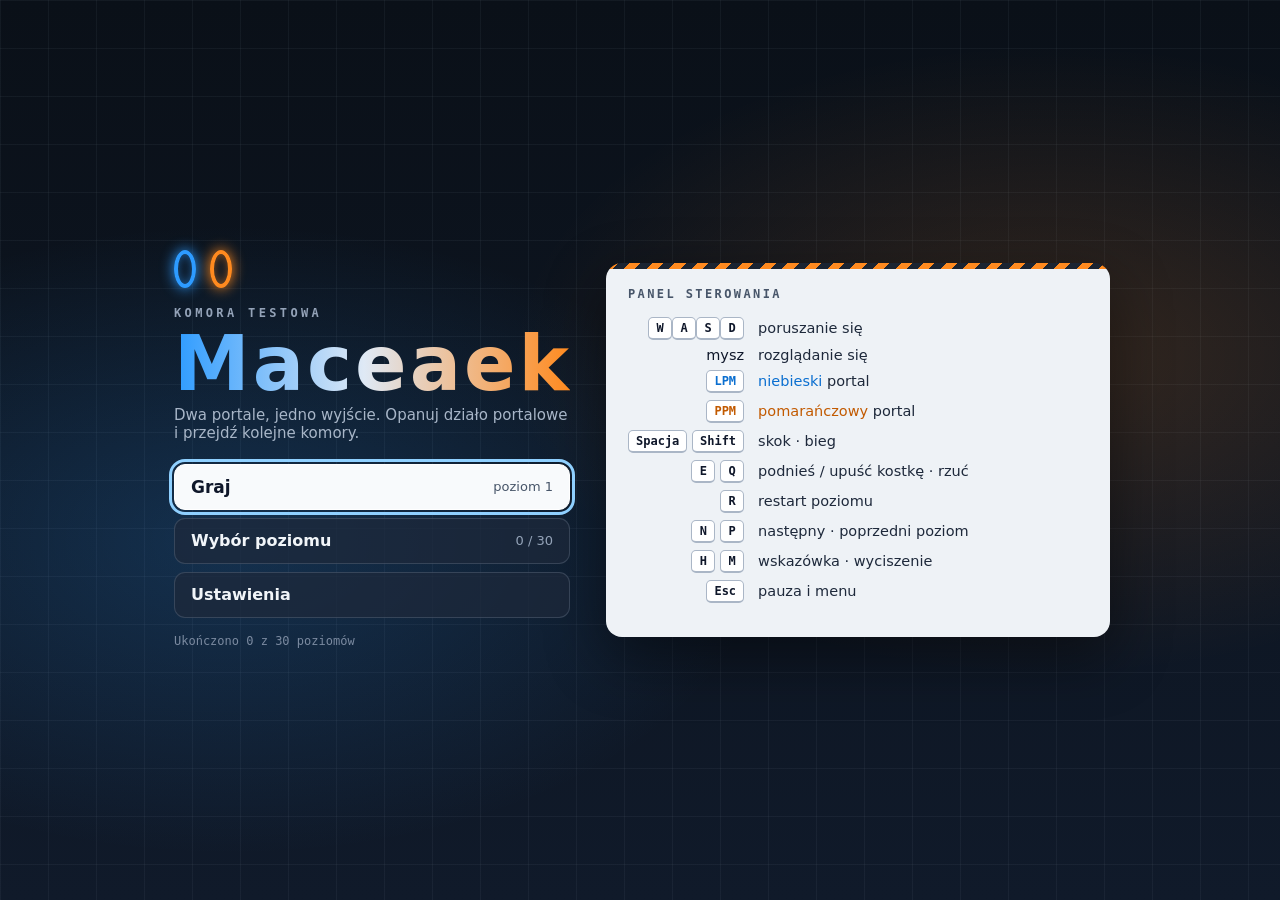
<file: index.html>
<!doctype html>
<html lang="pl">
<head>
<meta charset="utf-8">
<meta name="viewport" content="width=device-width, initial-scale=1">
<meta name="color-scheme" content="dark">
<title>Maceaek – Komora testowa</title>
<link rel="stylesheet" href="./ui.css?v=2">
</head>
<body data-screen="title" data-ingame="0">
<canvas id="c" aria-label="Widok gry"></canvas>

<!-- HUD: widoczny w trakcie gry; treść uzupełnia ui.js -->
<div id="hud">
  <div id="crosshair" data-state="idle" aria-hidden="true">
    <svg viewBox="-22 -22 44 44">
      <circle class="ring" r="19.5"/>
      <path class="blob blue"   id="blobBlue"   d="M -5.5 -15 A 16 16 0 0 0 -5.5 15 L -5.5 15 A 12 12 0 0 1 -5.5 -15 Z" fill="#2d9bff" stroke="none"/>
      <path class="blob orange" id="blobOrange" d="M 5.5 -15 A 16 16 0 0 1 5.5 15 L 5.5 15 A 12 12 0 0 0 5.5 -15 Z" fill="#ff8a1f" stroke="none"/>
      <path class="arc blue"   d="M -5.5 -15 A 16 16 0 0 0 -5.5 15"/>
      <path class="arc orange" d="M 5.5 -15 A 16 16 0 0 1 5.5 15"/>
      <circle class="dot" r="1.7"/>
    </svg>
  </div>
  <div id="prompt" data-state="none" role="status">
    <span data-p="pick"><kbd>E</kbd> Podnieś kostkę</span>
    <span data-p="held"><kbd>E</kbd> Upuść <i></i> <kbd>Q</kbd> Rzuć</span>
  </div>

  <div id="levelname"><small id="levelnum"></small><span id="levelnm"></span></div>
  <div id="stats" aria-label="Statystyki poziomu">
    <div id="statTime"><small>Czas</small><b>0:00</b></div>
    <div id="statDeaths"><small>Zgony</small><b>0</b></div>
  </div>
  <div id="timers" aria-label="Przyciski czasowe"></div>
  <div id="legend" aria-hidden="true">
    <span><kbd>WASD</kbd> ruch</span>
    <span><kbd>Spacja</kbd> skok</span>
    <span><kbd>Shift</kbd> bieg</span>
    <span class="b"><kbd>LPM</kbd> niebieski</span>
    <span class="o"><kbd>PPM</kbd> pomarańczowy</span>
    <span><kbd>E</kbd> kostka</span>
    <span><kbd>R</kbd> restart</span>
    <span><kbd>H</kbd> wskazówka</span>
    <span><kbd>Esc</kbd> pauza</span>
  </div>
  <div id="toasts" role="status" aria-live="polite"></div>
  <div id="flash"></div>
</div>

<!-- karta wstępna poziomu -->
<div id="intro" role="status" hidden>
  <div class="intro-tag"></div>
  <div class="intro-name"></div>
  <div class="intro-hint"></div>
</div>

<!-- ekrany pełnoekranowe (tytuł, pauza, wybór poziomu, ustawienia, ukończenie) – ui.js -->
<div id="screens" hidden></div>
<div id="notice" role="alert" hidden></div>

<!-- błąd krytyczny (brak WebGL itp.) – wypełnia go game.js lub ui.js -->
<div id="err" role="alert"></div>

<script type="module" src="./game.js"></script>
<script type="module" src="./ui.js"></script>
</body>
</html>
</file>
<file: ui.css>
/* Interfejs gry Maceaek: HUD, menu, ustawienia, ekrany. Styl „laboratorium testowe”. */
:root {
  --blue: #2d9bff;
  --orange: #ff8a1f;
  --green: #4ade80;
  --red: #ff6464;
  --ink: #f1f5f9;
  --muted: #94a3b8;
  --bg0: #070b12;
  --bg1: #0e1623;
  --panel: rgba(13, 20, 32, .94);
  --panel-2: rgba(30, 41, 59, .72);
  --line: rgba(148, 163, 184, .24);
  --paper: #eef2f6;
  --paper-ink: #0f172a;
  --focus: #8fd0ff;
  --mono: ui-monospace, "SF Mono", "Cascadia Mono", Menlo, Consolas, monospace;
  --sans: -apple-system, system-ui, "Segoe UI", Roboto, "Helvetica Neue", Arial, sans-serif;
}

*, *::before, *::after { box-sizing: border-box; }
[hidden] { display: none !important; }
html, body { margin: 0; height: 100%; overflow: hidden; background: #0b0f14; color: var(--ink); font-family: var(--sans); user-select: none; -webkit-user-select: none; }
canvas { display: block; width: 100vw; height: 100vh; }
button { font: inherit; color: inherit; }
kbd {
  display: inline-block; min-width: 24px; padding: 1px 7px; border-radius: 5px; text-align: center;
  background: rgba(30, 41, 59, .9); border: 1px solid #3b4a60; border-bottom-width: 2px;
  font: 600 12px/1.5 var(--mono); color: #e2e8f0;
}
.b { color: var(--blue); }
.o { color: var(--orange); }

:focus { outline: none; }
:focus-visible { outline: 3px solid var(--focus); outline-offset: 2px; border-radius: 8px; }

/* ------------------------------------------------------------------ HUD ---- */
#hud { position: fixed; inset: 0; pointer-events: none; display: none; }
body[data-ingame="1"] #hud { display: block; }
body:not([data-screen="play"]) #crosshair,
body:not([data-screen="play"]) #prompt,
body:not([data-screen="play"]) #legend { display: none; }

#crosshair { position: fixed; left: 50%; top: 50%; width: 46px; height: 46px; margin: -23px 0 0 -23px; }
#crosshair svg { width: 100%; height: 100%; overflow: visible; filter: drop-shadow(0 0 2px rgba(0, 0, 0, .75)); }
#crosshair .ring { fill: none; stroke: #fff; stroke-width: 1; opacity: 0; transition: opacity .15s, r .15s; }
#crosshair .arc { fill: none; stroke-width: 3; stroke-linecap: round; opacity: .8; transition: opacity .15s; }
#crosshair .arc.blue { stroke: var(--blue); }
#crosshair .arc.orange { stroke: var(--orange); }
#crosshair .blob { opacity: 0; transition: opacity .18s; }
#crosshair .blob.on { opacity: .95; }
#crosshair .dot { fill: #fff; opacity: .92; transition: r .12s; }
#crosshair[data-state="target"] .ring { opacity: .55; }
#crosshair[data-state="target"] .dot { r: 2.6; }
#crosshair[data-state="held"] .ring { opacity: .8; stroke: var(--green); stroke-dasharray: 3 4; }
#crosshair[data-state="held"] .dot { fill: var(--green); }
#crosshair.pulse0 svg { animation: pulse-b .45s ease-out; }
#crosshair.pulse1 svg { animation: pulse-o .45s ease-out; }
@keyframes pulse-b { 0% { transform: scale(1.35); filter: drop-shadow(0 0 7px var(--blue)); } 100% { transform: scale(1); } }
@keyframes pulse-o { 0% { transform: scale(1.35); filter: drop-shadow(0 0 7px var(--orange)); } 100% { transform: scale(1); } }

#prompt {
  position: fixed; left: 50%; top: calc(50% + 44px); transform: translateX(-50%);
  padding: 6px 14px; border-radius: 999px; font-size: 14px; white-space: nowrap;
  background: rgba(8, 13, 22, .72); border: 1px solid var(--line); text-shadow: 0 1px 2px #000;
  opacity: 0; transition: opacity .12s;
}
#prompt[data-state="pick"], #prompt[data-state="held"] { opacity: 1; }
#prompt span { display: none; }
#prompt[data-state="pick"] span[data-p="pick"], #prompt[data-state="held"] span[data-p="held"] { display: inline; }
#prompt i { display: inline-block; width: 1px; height: 14px; margin: 0 8px; vertical-align: -2px; background: var(--line); }

#levelname {
  position: fixed; left: 50%; top: 12px; transform: translateX(-50%); text-align: center;
  padding: 5px 18px 6px; border-radius: 12px; background: rgba(8, 13, 22, .55); border: 1px solid rgba(148, 163, 184, .14);
  font-weight: 700; font-size: 17px; line-height: 1.25; text-shadow: 0 1px 4px #000; max-width: 60vw;
}
#levelname small { display: block; font: 600 11px/1.3 var(--mono); letter-spacing: .14em; text-transform: uppercase; color: var(--muted); }
#levelname #levelnm { display: block; white-space: nowrap; overflow: hidden; text-overflow: ellipsis; }

#stats { position: fixed; left: 12px; top: 12px; display: flex; gap: 8px; }
#stats > div { padding: 5px 12px 6px; border-radius: 12px; background: rgba(8, 13, 22, .55); border: 1px solid rgba(148, 163, 184, .14); min-width: 64px; }
#stats small { display: block; font: 600 10px/1.3 var(--mono); letter-spacing: .14em; text-transform: uppercase; color: var(--muted); }
#stats b { font: 700 18px/1.25 var(--mono); font-variant-numeric: tabular-nums; text-shadow: 0 1px 3px #000; }
body[data-timer="0"] #stats { display: none; }

#timers { position: fixed; right: 12px; top: 12px; display: flex; flex-direction: column; gap: 6px; align-items: stretch; width: 168px; }
.tchip { padding: 6px 10px 7px; border-radius: 10px; background: rgba(8, 13, 22, .65); border: 1px solid rgba(148, 163, 184, .18); font: 600 11px/1.3 var(--mono); letter-spacing: .06em; text-transform: uppercase; }
.tchip span { display: flex; justify-content: space-between; color: var(--muted); }
.tchip span b { color: var(--ink); font-variant-numeric: tabular-nums; }
.tchip i { display: block; height: 4px; margin-top: 5px; border-radius: 2px; background: rgba(148, 163, 184, .22); overflow: hidden; }
.tchip i::after { content: ""; display: block; height: 100%; background: var(--green); transform-origin: 0 50%; transform: scaleX(var(--p, 1)); }
.tchip.low i::after { background: var(--orange); }
.tchip.low { animation: blink .6s steps(2) infinite; }
@keyframes blink { 50% { border-color: var(--orange); } }

#legend {
  position: fixed; left: 12px; bottom: 10px; max-width: min(560px, 64vw); display: flex; flex-wrap: wrap; gap: 4px 12px;
  padding: 6px 10px; border-radius: 10px; background: rgba(8, 13, 22, .55); border: 1px solid rgba(148, 163, 184, .12);
  font-size: 12px; color: #dbe4ee; opacity: .8; text-shadow: 0 1px 3px #000;
}
#legend kbd { min-width: 0; padding: 0 5px; font-size: 11px; background: rgba(15, 23, 42, .8); }
body[data-legend="0"] #legend { display: none; }

#toasts { position: fixed; left: 50%; bottom: 17%; transform: translateX(-50%); display: flex; flex-direction: column; gap: 6px; align-items: center; width: min(92vw, 640px); }
.toast {
  display: flex; align-items: center; gap: 10px; max-width: 100%; padding: 8px 16px 8px 10px; border-radius: 14px; line-height: 1.35; font-size: 15px;
  background: rgba(10, 15, 24, .86); border: 1px solid var(--line); text-shadow: 0 1px 2px #000;
  animation: toast-in .18s ease-out; transition: opacity .25s, transform .25s;
}
.toast.out { opacity: 0; transform: translateY(6px); }
.toast.bump { animation: toast-bump .2s ease-out; }
.toast .ico { flex: none; width: 24px; height: 24px; border-radius: 50%; display: grid; place-items: center; font: 800 14px/1 var(--mono); background: var(--blue); color: #06101c; }
.toast.warn { border-color: rgba(255, 138, 31, .55); }
.toast.warn .ico { background: var(--orange); }
.toast.success { border-color: rgba(74, 222, 128, .5); }
.toast.success .ico { background: var(--green); }
@keyframes toast-in { from { opacity: 0; transform: translateY(8px); } }
@keyframes toast-bump { 50% { transform: scale(1.04); } }

#flash { position: fixed; inset: 0; opacity: 0; }
#flash.death { animation: flash-red .7s ease-out; background: radial-gradient(ellipse at center, rgba(255, 60, 60, 0) 30%, rgba(255, 60, 60, .55)); }
#flash.win { animation: flash-green .8s ease-out; background: radial-gradient(ellipse at center, rgba(74, 222, 128, 0) 30%, rgba(74, 222, 128, .4)); }
@keyframes flash-red { 0% { opacity: 1; } 100% { opacity: 0; } }
@keyframes flash-green { 0% { opacity: 1; } 100% { opacity: 0; } }

/* karta wstępna poziomu */
#intro {
  position: fixed; left: 50%; top: 20%; transform: translateX(-50%); width: min(92vw, 560px); text-align: center; pointer-events: none;
  padding: 16px 24px 18px; border-radius: 16px; background: rgba(8, 13, 22, .8); border: 1px solid var(--line);
  border-top: 3px solid var(--blue); box-shadow: 0 10px 40px rgba(0, 0, 0, .45);
  animation: intro-in .35s ease-out both;
}
#intro.out { animation: intro-out .4s ease-in both; }
#intro .intro-tag { font: 700 12px/1.3 var(--mono); letter-spacing: .24em; text-transform: uppercase; color: var(--orange); }
#intro .intro-name { margin-top: 2px; font-size: clamp(24px, 5vw, 36px); font-weight: 800; letter-spacing: .01em; }
#intro .intro-hint { margin-top: 8px; color: #cbd5e1; font-size: 15px; line-height: 1.5; }
#intro .intro-hint:empty { display: none; }
@keyframes intro-in { from { opacity: 0; transform: translate(-50%, -10px); } }
@keyframes intro-out { to { opacity: 0; transform: translate(-50%, -10px); } }

#notice {
  position: fixed; left: 50%; bottom: 24px; transform: translateX(-50%); z-index: 30; max-width: min(92vw, 560px); text-align: center;
  padding: 10px 18px; border-radius: 12px; background: #3a1d12; border: 1px solid var(--orange); color: #ffe4cc; font-size: 14px;
}

/* ---------------------------------------------------------------- ekrany ---- */
#screens { position: fixed; inset: 0; z-index: 20; }
.screen {
  position: absolute; inset: 0; overflow-y: auto; display: grid; place-items: center; padding: 20px 16px;
  background: radial-gradient(ellipse at 50% 40%, rgba(15, 23, 42, .78), rgba(3, 6, 12, .93));
  animation: screen-in .16s ease-out both;
}
.screen.title, .screen.final {
  background:
    radial-gradient(ellipse 60% 50% at 18% 60%, rgba(45, 155, 255, .20), transparent 70%),
    radial-gradient(ellipse 60% 50% at 82% 40%, rgba(255, 138, 31, .17), transparent 70%),
    linear-gradient(rgba(148, 163, 184, .07) 1px, transparent 1px) 0 0 / 48px 48px,
    linear-gradient(90deg, rgba(148, 163, 184, .07) 1px, transparent 1px) 0 0 / 48px 48px,
    linear-gradient(180deg, #0a1018, #101a2a);
}
@keyframes screen-in { from { opacity: 0; } }

.panel {
  width: min(100%, 460px); border-radius: 16px; background: var(--panel); border: 1px solid var(--line);
  box-shadow: 0 24px 70px rgba(0, 0, 0, .55); overflow: hidden; margin: auto;
}
.panel.wide { width: min(100%, 880px); }
.panel-head { display: flex; align-items: center; gap: 12px; padding: 14px 20px 12px; border-bottom: 1px solid var(--line); background: linear-gradient(180deg, rgba(51, 65, 85, .35), transparent); }
.panel-head::before {
  content: ""; flex: none; width: 10px; align-self: stretch; border-radius: 3px;
  background: repeating-linear-gradient(-45deg, var(--orange) 0 5px, #1b2432 5px 10px);
}
.panel-head > div { flex: 1; min-width: 0; }
.panel-head .tag { font: 700 11px/1.4 var(--mono); letter-spacing: .2em; text-transform: uppercase; color: var(--muted); }
.panel-head h2 { margin: 0; font-size: 22px; line-height: 1.25; font-weight: 800; overflow-wrap: anywhere; }
.panel-body { padding: 16px 20px 20px; }
.panel-foot { padding: 10px 20px 14px; border-top: 1px solid var(--line); color: var(--muted); font-size: 12.5px; display: flex; flex-wrap: wrap; gap: 4px 14px; }
.panel-foot kbd { font-size: 11px; }

/* przyciski */
.menu { display: flex; flex-direction: column; gap: 8px; margin: 0; padding: 0; }
.btn {
  all: unset; box-sizing: border-box; cursor: pointer; display: flex; align-items: center; gap: 10px; min-height: 46px; padding: 10px 16px;
  border-radius: 11px; background: var(--panel-2); border: 1px solid var(--line); font-weight: 650; font-size: 16px; color: var(--ink);
  transition: background .12s, border-color .12s, transform .08s;
}
.btn:hover { background: rgba(51, 65, 85, .85); border-color: #526178; }
.btn:active { transform: translateY(1px); }
.btn:focus-visible { outline: 3px solid var(--focus); outline-offset: 2px; border-radius: 11px; background: rgba(51, 65, 85, .95); }
.btn .sub { margin-left: auto; font-weight: 500; font-size: 13px; color: var(--muted); }
.btn.primary { background: #f8fafc; color: var(--paper-ink); border-color: #fff; font-weight: 800; font-size: 17px; }
.btn.primary:hover { background: #e0efff; }
.btn.primary .sub { color: #475569; }
.btn[disabled], .btn[aria-disabled="true"] { opacity: .45; cursor: not-allowed; }
.btn.ghost { background: transparent; }
.row-btns { display: flex; flex-wrap: wrap; gap: 8px; margin-top: 14px; }
.row-btns .btn { flex: 1 1 140px; justify-content: center; }

/* ekran tytułowy */
.title-wrap { width: min(100%, 940px); margin: auto; display: grid; grid-template-columns: minmax(280px, 400px) minmax(260px, 1fr); gap: 36px; align-items: center; }
.logo { position: relative; padding-left: 4px; }
.logo .kicker { font: 700 12px/1.3 var(--mono); letter-spacing: .28em; text-transform: uppercase; color: var(--muted); }
.logo h1 {
  margin: 4px 0 4px; font-size: clamp(44px, 9vw, 76px); line-height: 1; letter-spacing: .04em; font-weight: 900;
  background: linear-gradient(90deg, var(--blue) 0%, #dfe9f5 48%, var(--orange) 100%); -webkit-background-clip: text; background-clip: text; color: transparent;
}
.logo .tagline { margin: 0 0 22px; color: #a8b6c8; font-size: 15px; }
.portal-pair { display: flex; gap: 14px; margin: 0 0 18px; }
.portal-pair i { width: 22px; height: 38px; border-radius: 50%; border: 4px solid; animation: glow 3.2s ease-in-out infinite; }
.portal-pair i:first-child { border-color: var(--blue); box-shadow: 0 0 14px var(--blue), inset 0 0 10px rgba(45, 155, 255, .5); }
.portal-pair i:last-child { border-color: var(--orange); box-shadow: 0 0 14px var(--orange), inset 0 0 10px rgba(255, 138, 31, .5); animation-delay: -1.6s; }
@keyframes glow { 50% { opacity: .55; } }
.title-meta { margin-top: 14px; font: 12px/1.5 var(--mono); color: #7b8aa0; }
.paper {
  background: var(--paper); color: var(--paper-ink); border-radius: 16px; padding: 18px 22px 20px; box-shadow: 0 20px 60px rgba(0, 0, 0, .45);
  background-image: repeating-linear-gradient(-45deg, var(--orange) 0 8px, #1b2432 8px 16px); background-size: 100% 6px; background-repeat: no-repeat;
}
.paper h3 { margin: 6px 0 10px; font: 800 12px/1.3 var(--mono); letter-spacing: .2em; text-transform: uppercase; color: #475569; }
.paper kbd { background: #fff; border-color: #aab6c6; color: #0f172a; }
.legend-grid { display: grid; grid-template-columns: auto 1fr; gap: 7px 14px; align-items: center; font-size: 14.5px; }
.legend-grid dt { text-align: right; white-space: nowrap; margin: 0; }
.legend-grid dd { margin: 0; color: #1e293b; }
.paper .b { color: #0b6fd0; } .paper .o { color: #c25a00; }

/* wybór poziomu */
.levels-body { padding: 14px 16px 16px; max-height: calc(100vh - 210px); max-height: calc(100dvh - 210px); min-height: 160px; overflow-y: auto; overscroll-behavior: contain; scroll-padding: 8px; }
.levels-grid { display: grid; grid-template-columns: repeat(auto-fill, minmax(168px, 1fr)); gap: 10px; margin: 0; padding: 0; list-style: none; }
.lv {
  all: unset; box-sizing: border-box; cursor: pointer; position: relative; display: block; width: 100%; padding: 10px 12px 9px; border-radius: 12px; min-height: 92px;
  background: var(--panel-2); border: 1px solid var(--line); transition: background .12s, border-color .12s, transform .08s;
}
.lv:hover { background: rgba(51, 65, 85, .85); border-color: #526178; transform: translateY(-1px); }
.lv:focus-visible { outline: 3px solid var(--focus); outline-offset: 2px; border-radius: 12px; }
.lv .n { font: 800 22px/1.1 var(--mono); }
.lv .nm { display: block; margin-top: 2px; font-size: 13.5px; line-height: 1.25; color: #cbd5e1; min-height: 2.5em; overflow-wrap: anywhere; }
.lv .meta { display: flex; justify-content: space-between; align-items: center; margin-top: 6px; font: 600 11.5px/1.2 var(--mono); color: var(--muted); }
.lv .pips { display: inline-flex; gap: 2px; }
.lv .pips i { width: 6px; height: 6px; border-radius: 50%; background: #3b4a60; }
.lv .pips i.on { background: var(--orange); }
.lv.cur { border-color: #f8fafc; box-shadow: inset 0 0 0 1px #f8fafc; }
.lv.done .n::after { content: ""; display: inline-block; width: 16px; height: 9px; margin-left: 9px; border-left: 3px solid var(--green); border-bottom: 3px solid var(--green); transform: rotate(-45deg) translateY(-4px); }
.lv.done { border-color: rgba(74, 222, 128, .38); }
.lv.cur.done { border-color: #f8fafc; }
.lv .curtag { position: absolute; right: 10px; top: 10px; font: 700 10px/1 var(--mono); letter-spacing: .12em; color: #06101c; background: #f8fafc; border-radius: 4px; padding: 3px 5px; }

/* ustawienia */
.settings-body { max-height: calc(100vh - 200px); max-height: calc(100dvh - 200px); overflow-y: auto; overscroll-behavior: contain; padding: 6px 20px 8px; }
.sgroup { margin: 14px 0 4px; font: 700 11px/1.3 var(--mono); letter-spacing: .2em; text-transform: uppercase; color: var(--orange); }
.srow { display: grid; grid-template-columns: minmax(120px, 1fr) minmax(130px, 1.3fr) 56px; gap: 12px; align-items: center; min-height: 44px; padding: 4px 0; border-bottom: 1px solid rgba(148, 163, 184, .1); }
.srow label, .srow .lbl { font-size: 15px; }
.srow .val { font: 600 13px/1 var(--mono); text-align: right; color: #cbd5e1; font-variant-numeric: tabular-nums; }
.srow.toggle { grid-template-columns: 1fr auto; }
.srow.seg { grid-template-columns: 1fr auto; }
input[type="range"] { -webkit-appearance: none; appearance: none; width: 100%; height: 28px; margin: 0; background: transparent; cursor: pointer; }
input[type="range"]::-webkit-slider-runnable-track { height: 6px; border-radius: 3px; background: linear-gradient(90deg, var(--blue) var(--fill, 50%), #334155 var(--fill, 50%)); }
input[type="range"]::-moz-range-track { height: 6px; border-radius: 3px; background: #334155; }
input[type="range"]::-moz-range-progress { height: 6px; border-radius: 3px; background: var(--blue); }
input[type="range"]::-webkit-slider-thumb { -webkit-appearance: none; width: 18px; height: 18px; margin-top: -6px; border-radius: 50%; background: #f8fafc; border: 2px solid var(--blue); }
input[type="range"]::-moz-range-thumb { width: 14px; height: 14px; border-radius: 50%; background: #f8fafc; border: 2px solid var(--blue); }
input[type="range"]:focus-visible { outline: 3px solid var(--focus); outline-offset: 2px; border-radius: 6px; }
.switch { all: unset; box-sizing: border-box; cursor: pointer; position: relative; width: 48px; height: 26px; border-radius: 13px; background: #334155; border: 1px solid #4b5b73; transition: background .15s; }
.switch::after { content: ""; position: absolute; left: 3px; top: 3px; width: 18px; height: 18px; border-radius: 50%; background: #e2e8f0; transition: transform .15s; }
.switch[aria-checked="true"] { background: var(--blue); border-color: var(--blue); }
.switch[aria-checked="true"]::after { transform: translateX(22px); background: #fff; }
.switch:focus-visible { outline: 3px solid var(--focus); outline-offset: 2px; }
.segs { display: inline-flex; border-radius: 10px; overflow: hidden; border: 1px solid #4b5b73; }
.segs button { all: unset; box-sizing: border-box; cursor: pointer; padding: 6px 14px; font-size: 14px; background: #1e293b; color: #cbd5e1; border-left: 1px solid #4b5b73; }
.segs button:first-child { border-left: 0; }
.segs button[aria-checked="true"] { background: var(--blue); color: #04101e; font-weight: 700; }
.segs button:focus-visible { outline: 3px solid var(--focus); outline-offset: -3px; }
.settings-actions { display: flex; flex-wrap: wrap; gap: 8px; padding: 12px 20px 16px; border-top: 1px solid var(--line); }
.settings-actions .btn { flex: 1 1 150px; justify-content: center; }

/* ukończenie poziomu */
.statgrid { display: grid; grid-template-columns: repeat(3, 1fr); gap: 10px; margin: 4px 0 6px; }
.stat { padding: 10px 12px; border-radius: 12px; background: var(--panel-2); border: 1px solid var(--line); text-align: center; }
.stat small { display: block; font: 700 10.5px/1.3 var(--mono); letter-spacing: .16em; text-transform: uppercase; color: var(--muted); }
.stat b { display: block; margin-top: 2px; font: 800 24px/1.2 var(--mono); font-variant-numeric: tabular-nums; }
.stat.big b { font-size: 30px; }
.record { margin: 10px 0 0; text-align: center; font: 600 13px/1.4 var(--mono); color: var(--muted); }
.record.new { color: var(--green); font-weight: 800; }
.panel.ok { border-top: 3px solid var(--green); }
.check { flex: none; width: 34px; height: 34px; border-radius: 50%; background: var(--green); position: relative; }
.check::after { content: ""; position: absolute; left: 10px; top: 8px; width: 14px; height: 8px; border-left: 4px solid #052e16; border-bottom: 4px solid #052e16; transform: rotate(-45deg); }
.panel-head.ok::before { display: none; }

#err {
  display: none; position: fixed; inset: 0; z-index: 50; padding: 40px 24px; text-align: center; font-size: 16px; line-height: 1.6; color: #fecaca;
  background: linear-gradient(180deg, #1a0d10, #0b0f14); align-content: center; justify-content: center; overflow-y: auto;
}
#err[style*="block"] { display: grid !important; }
#err::before { content: "Nie można uruchomić gry"; display: block; margin-bottom: 8px; font-size: 28px; font-weight: 800; color: #fff; }
#err ul { display: inline-block; text-align: left; margin: 12px 0 0; color: #cbd5e1; }
.warnbox { margin: 12px 0 0; padding: 9px 12px; border-radius: 10px; font-size: 13.5px; background: #3a1d12; border: 1px solid rgba(255, 138, 31, .6); color: #ffe4cc; }

/* ------------------------------------------------------------ responsywność ---- */
@media (max-width: 760px) {
  .title-wrap { grid-template-columns: 1fr; gap: 20px; }
  .paper { padding: 14px 16px 16px; }
  .legend-grid { font-size: 13.5px; }
  .srow { grid-template-columns: 1fr 1.2fr 48px; gap: 8px; }
  .statgrid { grid-template-columns: 1fr 1fr; }
  .statgrid .stat.big { grid-column: 1 / -1; }
  #stats > div { min-width: 0; padding: 4px 9px 5px; }
  #levelname { top: 56px; max-width: 80vw; }
  #timers { top: 56px; width: 140px; }
}
@media (max-width: 560px), (max-height: 520px) {
  #legend { display: none; }
  .panel-head h2 { font-size: 19px; }
  .levels-body { max-height: calc(100dvh - 160px); }
  .settings-body { max-height: calc(100dvh - 150px); }
  .logo .tagline, .portal-pair { display: none; }
  #prompt { font-size: 13px; }
  .toast { font-size: 14px; }
}
@media (max-height: 520px) {
  #intro { top: 12%; padding: 10px 18px 12px; }
  .screen { padding: 10px 12px; }
}

@media (prefers-reduced-motion: reduce) {
  *, *::before, *::after { animation-duration: .001ms !important; animation-iteration-count: 1 !important; transition-duration: .001ms !important; }
}
</file>
